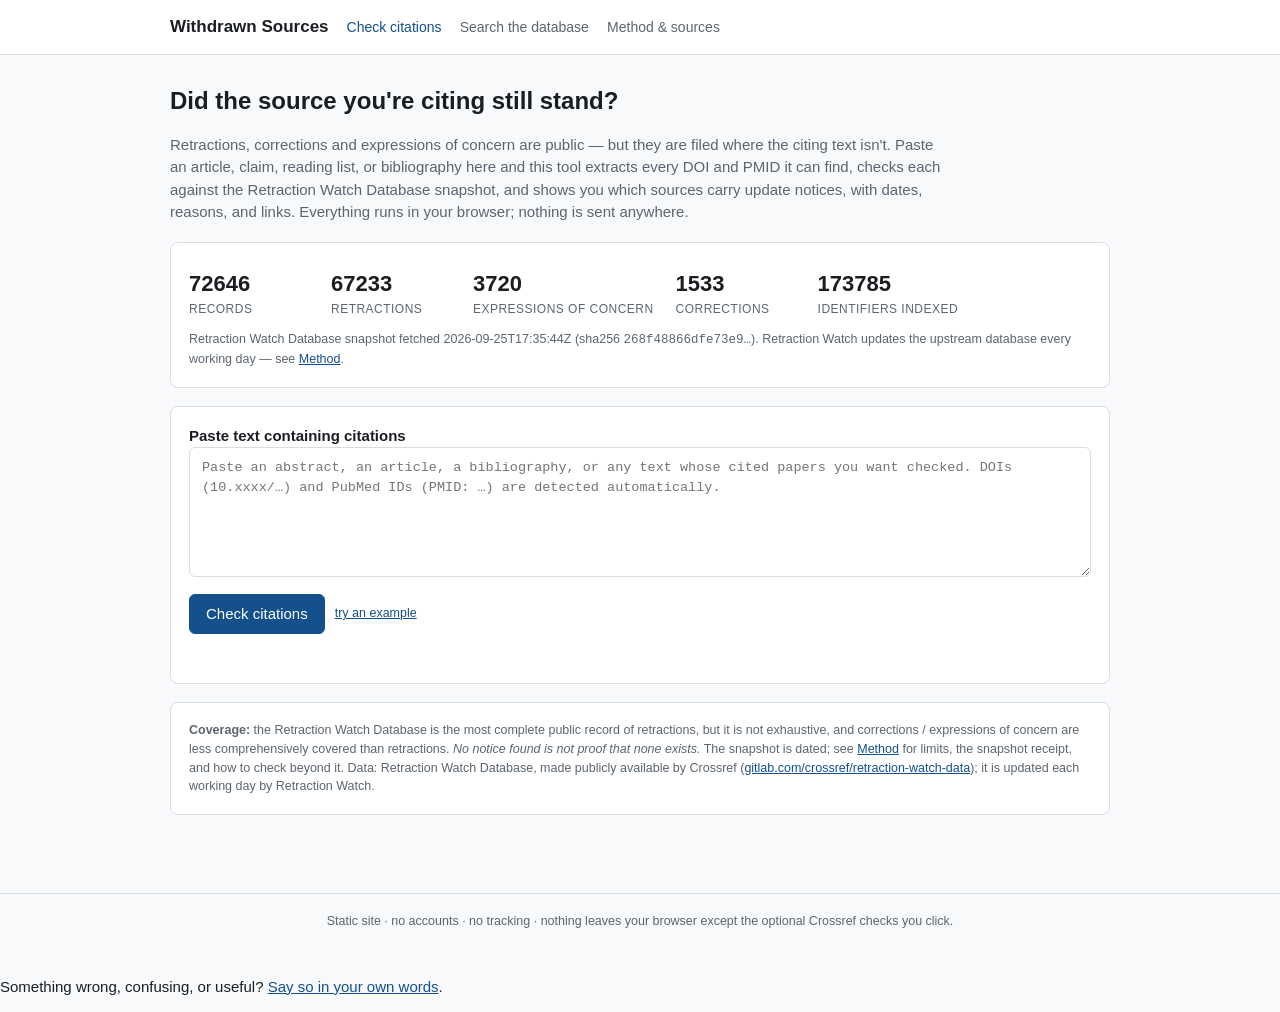
<file: index.html>
<!DOCTYPE html>
<html lang="en">
<head>
<meta charset="utf-8">
<meta name="viewport" content="width=device-width, initial-scale=1">
<title>Withdrawn Sources — check citations against the Retraction Watch Database</title>
<meta name="description" content="Paste any text with citations: see which cited papers carry retraction, expression-of-concern, or correction notices — with dates, reasons, and links. Static, no accounts, source-linked.">
<link rel="stylesheet" href="style.css">
</head>
<body>
<header class="site"><div class="inner">
  <a class="brand" href="index.html">Withdrawn Sources</a>
  <nav>
    <a href="index.html" class="active">Check citations</a>
    <a href="search.html">Search the database</a>
    <a href="method.html">Method &amp; sources</a>
  </nav>
</div></header>
<div class="wrap">
  <h1>Did the source you're citing still stand?</h1>
  <p class="lede">
    Retractions, corrections and expressions of concern are public — but they are filed where the
    citing text isn't. Paste an article, claim, reading list, or bibliography here and this tool
    extracts every DOI and PMID it can find, checks each against the Retraction Watch Database
    snapshot, and shows you which sources carry update notices, with dates, reasons, and links.
    Everything runs in your browser; nothing is sent anywhere.
  </p>

  <div class="card">
    <div class="statgrid" id="stats"></div>
    <p class="small muted" id="snapshotLine" style="margin-bottom:0">Loading snapshot information…</p>
  </div>

  <div class="card">
    <label for="pasteBox"><strong>Paste text containing citations</strong></label>
    <textarea id="pasteBox" placeholder="Paste an abstract, an article, a bibliography, or any text whose cited papers you want checked. DOIs (10.xxxx/…) and PubMed IDs (PMID: …) are detected automatically."></textarea>
    <div class="actions">
      <button id="checkBtn">Check citations</button>
      <a href="#" id="exampleLink" class="small">try an example</a>
    </div>
    <p class="small muted" id="status" style="margin-bottom:0"></p>
  </div>

  <div id="output"></div>

  <div class="card small muted">
    <strong>Coverage:</strong> the Retraction Watch Database is the most complete public record of
    retractions, but it is not exhaustive, and corrections / expressions of concern are less
    comprehensively covered than retractions. <em>No notice found is not proof that none exists.</em>
    The snapshot is dated; see <a href="method.html">Method</a> for limits, the snapshot receipt,
    and how to check beyond it. Data: Retraction Watch Database, made publicly available by Crossref
    (<a href="https://gitlab.com/crossref/retraction-watch-data" target="_blank" rel="noopener">gitlab.com/crossref/retraction-watch-data</a>);
    it is updated each working day by Retraction Watch.
  </div>
</div>
<footer class="site">
  Static site · no accounts · no tracking · nothing leaves your browser except the optional
  Crossref checks you click.
</footer>
<script src="extract.js"></script>
<script src="common.js"></script>
<script src="app.js"></script>
<p class="quest-board-feedback">Something wrong, confusing, or useful? <a href="https://greattombproductions.github.io/quest-board/?project=withdrawn-sources#suggest" target="_blank" rel="noopener">Say so in your own words</a>.</p>
</body>
</html>
</file>
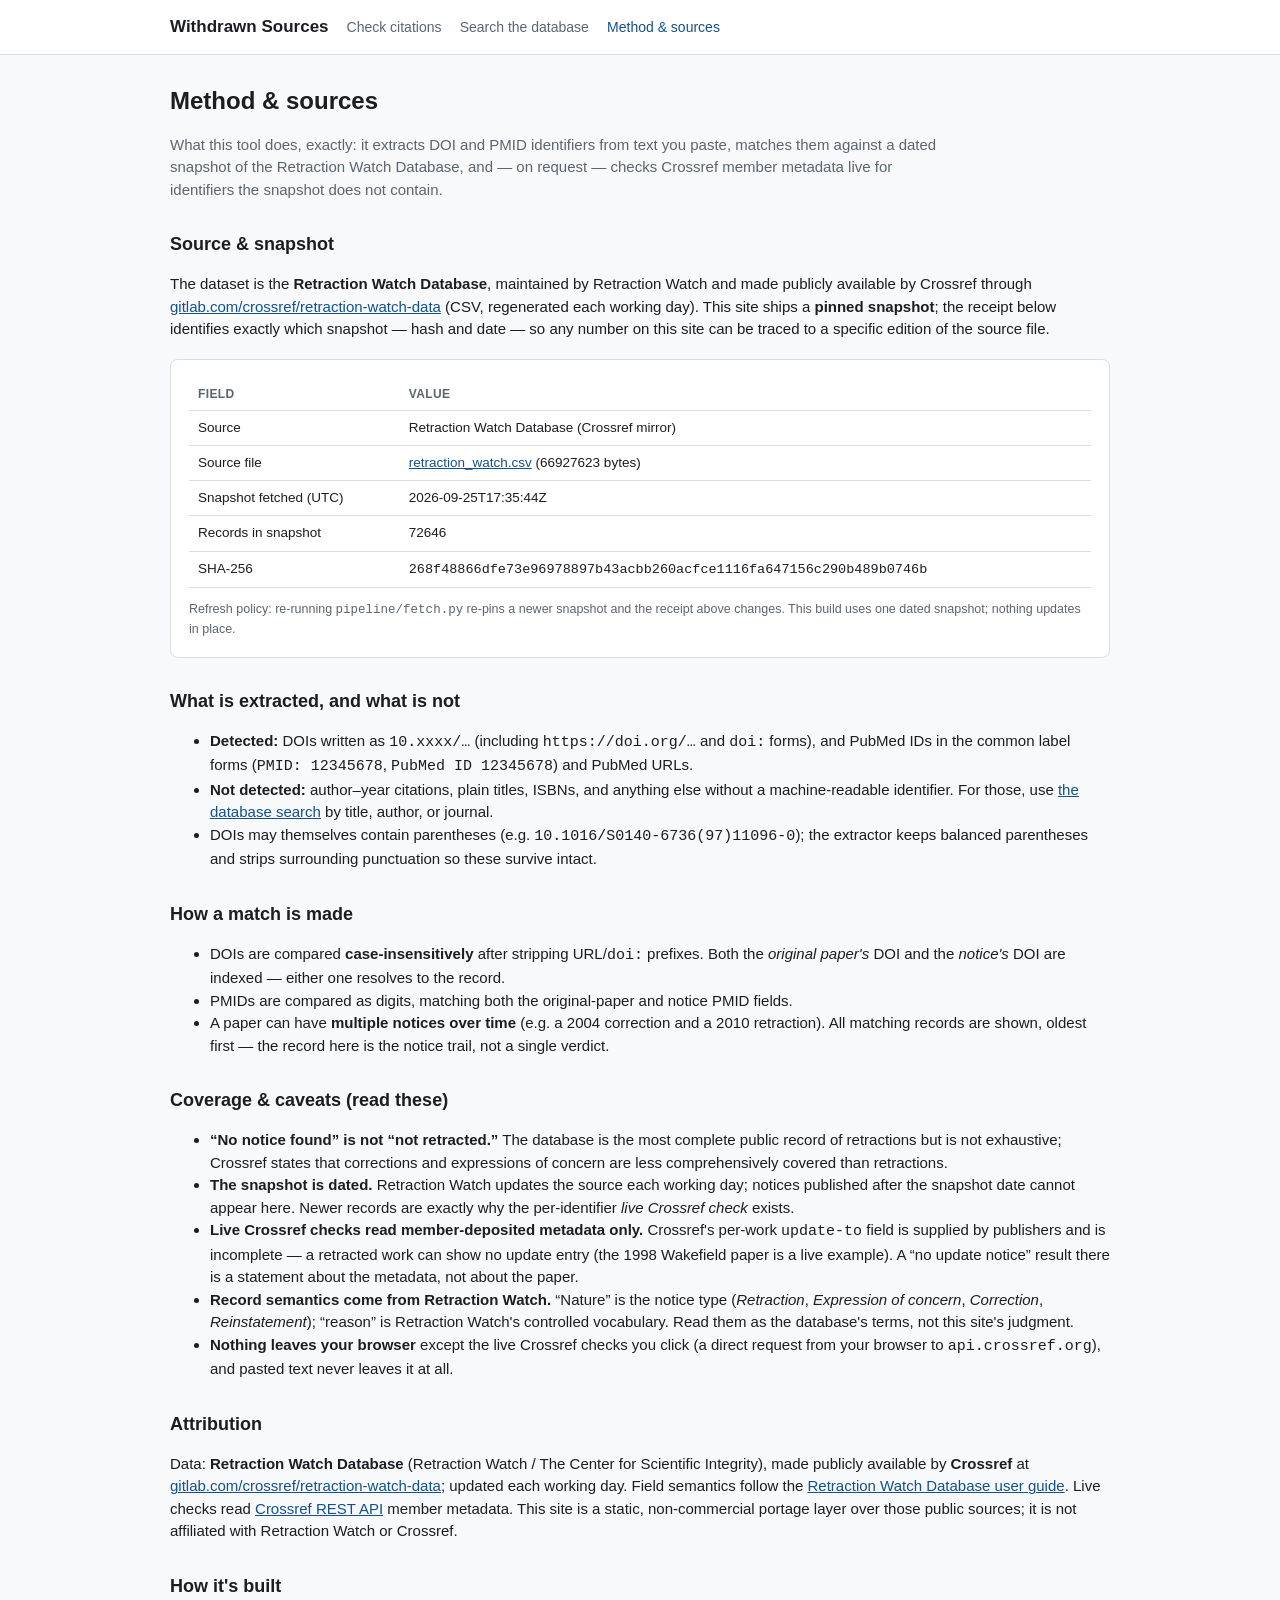
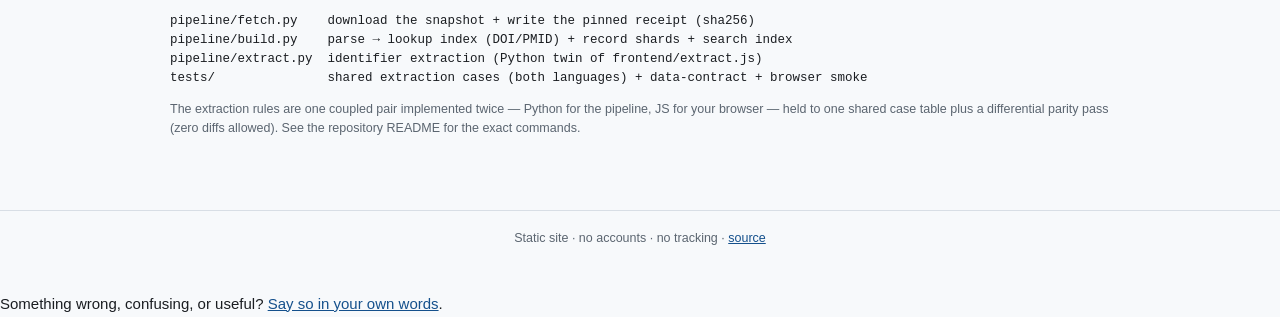
<file: method.html>
<!DOCTYPE html>
<html lang="en">
<head>
<meta charset="utf-8">
<meta name="viewport" content="width=device-width, initial-scale=1">
<title>Method &amp; sources — Withdrawn Sources</title>
<link rel="stylesheet" href="style.css">
</head>
<body>
<header class="site"><div class="inner">
  <a class="brand" href="index.html">Withdrawn Sources</a>
  <nav>
    <a href="index.html">Check citations</a>
    <a href="search.html">Search the database</a>
    <a href="method.html" class="active">Method &amp; sources</a>
  </nav>
</div></header>
<div class="wrap">
  <h1>Method &amp; sources</h1>
  <p class="lede">
    What this tool does, exactly: it extracts DOI and PMID identifiers from text you paste,
    matches them against a dated snapshot of the Retraction Watch Database, and — on request —
    checks Crossref member metadata live for identifiers the snapshot does not contain.
  </p>

  <h2>Source &amp; snapshot</h2>
  <p>
    The dataset is the <strong>Retraction Watch Database</strong>, maintained by Retraction Watch
    and made publicly available by Crossref through
    <a href="https://gitlab.com/crossref/retraction-watch-data" target="_blank" rel="noopener">gitlab.com/crossref/retraction-watch-data</a>
    (CSV, regenerated each working day). This site ships a <strong>pinned snapshot</strong>; the
    receipt below identifies exactly which snapshot — hash and date — so any number on this site
    can be traced to a specific edition of the source file.
  </p>
  <div class="card">
    <table id="receiptsTable">
      <thead><tr><th>Field</th><th>Value</th></tr></thead>
      <tbody><tr><td colspan="2" class="muted">Loading receipt…</td></tr></tbody>
    </table>
    <p class="small muted" style="margin-bottom:0">
      Refresh policy: re-running <code>pipeline/fetch.py</code> re-pins a newer snapshot and the
      receipt above changes. This build uses one dated snapshot; nothing updates in place.
    </p>
  </div>

  <h2>What is extracted, and what is not</h2>
  <ul>
    <li><strong>Detected:</strong> DOIs written as <code>10.xxxx/…</code> (including
      <code>https://doi.org/…</code> and <code>doi:</code> forms), and PubMed IDs in the common
      label forms (<code>PMID: 12345678</code>, <code>PubMed ID 12345678</code>) and PubMed URLs.</li>
    <li><strong>Not detected:</strong> author–year citations, plain titles, ISBNs, and anything
      else without a machine-readable identifier. For those, use
      <a href="search.html">the database search</a> by title, author, or journal.</li>
    <li>DOIs may themselves contain parentheses (e.g. <code>10.1016/S0140-6736(97)11096-0</code>);
      the extractor keeps balanced parentheses and strips surrounding punctuation so these survive
      intact.</li>
  </ul>

  <h2>How a match is made</h2>
  <ul>
    <li>DOIs are compared <strong>case-insensitively</strong> after stripping URL/<code>doi:</code>
      prefixes. Both the <em>original paper's</em> DOI and the <em>notice's</em> DOI are indexed —
      either one resolves to the record.</li>
    <li>PMIDs are compared as digits, matching both the original-paper and notice PMID fields.</li>
    <li>A paper can have <strong>multiple notices over time</strong> (e.g. a 2004 correction and a
      2010 retraction). All matching records are shown, oldest first — the record here is the
      notice trail, not a single verdict.</li>
  </ul>

  <h2>Coverage &amp; caveats (read these)</h2>
  <ul>
    <li><strong>“No notice found” is not “not retracted.”</strong> The database is the most
      complete public record of retractions but is not exhaustive; Crossref states that
      corrections and expressions of concern are less comprehensively covered than retractions.</li>
    <li><strong>The snapshot is dated.</strong> Retraction Watch updates the source each working
      day; notices published after the snapshot date cannot appear here. Newer records are exactly
      why the per-identifier <em>live Crossref check</em> exists.</li>
    <li><strong>Live Crossref checks read member-deposited metadata only.</strong> Crossref's
      per-work <code>update-to</code> field is supplied by publishers and is incomplete — a
      retracted work can show no update entry (the 1998 Wakefield paper is a live example). A
      “no update notice” result there is a statement about the metadata, not about the paper.</li>
    <li><strong>Record semantics come from Retraction Watch.</strong> “Nature” is the notice type
      (<em>Retraction</em>, <em>Expression of concern</em>, <em>Correction</em>,
      <em>Reinstatement</em>); “reason” is Retraction Watch's controlled vocabulary. Read them as
      the database's terms, not this site's judgment.</li>
    <li><strong>Nothing leaves your browser</strong> except the live Crossref checks you click
      (a direct request from your browser to <code>api.crossref.org</code>), and pasted text never
      leaves it at all.</li>
  </ul>

  <h2>Attribution</h2>
  <p>
    Data: <strong>Retraction Watch Database</strong> (Retraction Watch / The Center for Scientific
    Integrity), made publicly available by <strong>Crossref</strong> at
    <a href="https://gitlab.com/crossref/retraction-watch-data" target="_blank" rel="noopener">gitlab.com/crossref/retraction-watch-data</a>;
    updated each working day. Field semantics follow the
    <a href="https://retractionwatch.com/retraction-watch-database-user-guide/" target="_blank" rel="noopener">Retraction Watch Database user guide</a>.
    Live checks read <a href="https://api.crossref.org/" target="_blank" rel="noopener">Crossref REST API</a> member metadata.
    This site is a static, non-commercial portage layer over those public sources; it is not
    affiliated with Retraction Watch or Crossref.
  </p>

  <h2>How it's built</h2>
  <pre class="small">pipeline/fetch.py    download the snapshot + write the pinned receipt (sha256)
pipeline/build.py    parse → lookup index (DOI/PMID) + record shards + search index
pipeline/extract.py  identifier extraction (Python twin of frontend/extract.js)
tests/               shared extraction cases (both languages) + data-contract + browser smoke</pre>
  <p class="small muted">
    The extraction rules are one coupled pair implemented twice — Python for the pipeline, JS for
    your browser — held to one shared case table plus a differential parity pass (zero diffs
    allowed). See the repository README for the exact commands.
  </p>
</div>
<footer class="site">
  Static site · no accounts · no tracking ·
  <a href="https://github.com/GreatTombProductions/withdrawn-sources" target="_blank" rel="noopener">source</a>
</footer>
<script src="common.js"></script>
<script>
(async () => {
  const tbody = document.querySelector('#receiptsTable tbody');
  try {
    const r = await fetch('data/receipts.json');
    const d = await r.json();
    const rows = [
      ['Source', 'Retraction Watch Database (Crossref mirror)'],
      ['Source file', `<a href="${WS.esc(d.source_url)}" target="_blank" rel="noopener">retraction_watch.csv</a> (${WS.esc(String(d.bytes))} bytes)`],
      ['Snapshot fetched (UTC)', WS.esc(d.fetched_at)],
      ['Records in snapshot', WS.esc(String(d.records))],
      ['SHA-256', `<code>${WS.esc(d.sha256)}</code>`],
    ];
    tbody.innerHTML = rows.map(([k, v]) => `<tr><td>${k}</td><td>${v}</td></tr>`).join('');
  } catch (e) {
    tbody.innerHTML = `<tr><td colspan="2">Receipt unavailable (${WS.esc(String(e))})</td></tr>`;
  }
})();
</script>
<p class="quest-board-feedback">Something wrong, confusing, or useful? <a href="https://greattombproductions.github.io/quest-board/?project=withdrawn-sources#suggest" target="_blank" rel="noopener">Say so in your own words</a>.</p>
</body>
</html>
</file>
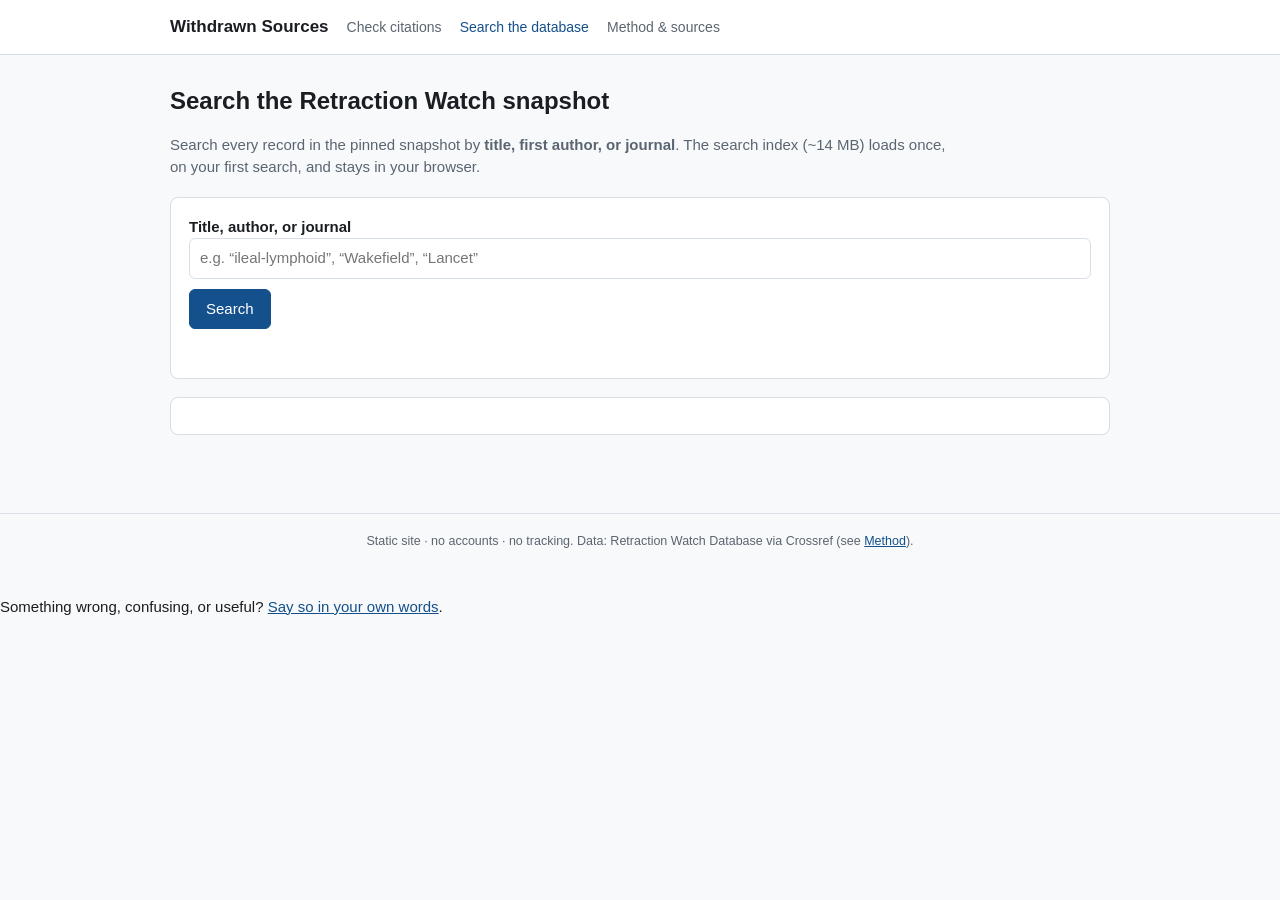
<file: search.html>
<!DOCTYPE html>
<html lang="en">
<head>
<meta charset="utf-8">
<meta name="viewport" content="width=device-width, initial-scale=1">
<title>Search the database — Withdrawn Sources</title>
<link rel="stylesheet" href="style.css">
</head>
<body>
<header class="site"><div class="inner">
  <a class="brand" href="index.html">Withdrawn Sources</a>
  <nav>
    <a href="index.html">Check citations</a>
    <a href="search.html" class="active">Search the database</a>
    <a href="method.html">Method &amp; sources</a>
  </nav>
</div></header>
<div class="wrap">
  <h1>Search the Retraction Watch snapshot</h1>
  <p class="lede">
    Search every record in the pinned snapshot by <strong>title, first author, or journal</strong>.
    The search index (~14 MB) loads once, on your first search, and stays in your browser.
  </p>

  <div class="card">
    <label for="q"><strong>Title, author, or journal</strong></label>
    <input type="text" id="q" placeholder="e.g. “ileal-lymphoid”, “Wakefield”, “Lancet”">
    <div class="actions">
      <button id="searchBtn">Search</button>
    </div>
    <p class="small muted" id="status" style="margin-bottom:0"></p>
  </div>

  <div class="card">
    <div class="reslist" id="list"></div>
    <div id="detail"></div>
  </div>
</div>
<footer class="site">
  Static site · no accounts · no tracking. Data: Retraction Watch Database via Crossref
  (see <a href="method.html">Method</a>).
</footer>
<script src="common.js"></script>
<script src="search.js"></script>
<p class="quest-board-feedback">Something wrong, confusing, or useful? <a href="https://greattombproductions.github.io/quest-board/?project=withdrawn-sources#suggest" target="_blank" rel="noopener">Say so in your own words</a>.</p>
</body>
</html>
</file>
<file: style.css>
:root {
  --ink: #1a1d21;
  --muted: #5b6570;
  --line: #d8dee5;
  --bg: #f7f9fb;
  --card: #ffffff;
  --accent: #14508c;
  --accent-ink: #ffffff;
  --warn: #9a6a00;
  --warn-bg: #fff7e0;
  --ok: #1d6f42;
  --ok-bg: #e8f5ec;
  --bad: #8c2b2b;
  --bad-bg: #fdecec;
  --info-bg: #eef4fd;
}
* { box-sizing: border-box; }
html, body { margin: 0; padding: 0; }
body {
  font: 15px/1.5 -apple-system, BlinkMacSystemFont, "Segoe UI", Roboto, Helvetica, Arial, sans-serif;
  color: var(--ink); background: var(--bg);
}
a { color: var(--accent); }
.wrap { max-width: 980px; margin: 0 auto; padding: 0 20px 60px; }
header.site {
  background: var(--card); border-bottom: 1px solid var(--line);
  margin-bottom: 28px;
}
header.site .inner {
  max-width: 980px; margin: 0 auto; padding: 14px 20px;
  display: flex; align-items: baseline; gap: 18px; flex-wrap: wrap;
}
header.site .brand { font-weight: 700; font-size: 17px; color: var(--ink); text-decoration: none; }
header.site nav a { margin-right: 14px; color: var(--muted); text-decoration: none; font-size: 14px; }
header.site nav a.active, header.site nav a:hover { color: var(--accent); }
h1 { font-size: 24px; margin: 0 0 6px; }
h2 { font-size: 18px; margin: 30px 0 10px; }
h3 { font-size: 15px; margin: 20px 0 8px; }
p.lede { color: var(--muted); max-width: 780px; }
.card { background: var(--card); border: 1px solid var(--line); border-radius: 8px; padding: 18px; margin: 18px 0; }
.muted { color: var(--muted); }
.small { font-size: 12.5px; }
textarea {
  width: 100%; min-height: 130px; font: 13.5px/1.5 ui-monospace, SFMono-Regular, Menlo, Consolas, monospace;
  padding: 10px 12px; border: 1px solid var(--line); border-radius: 6px; resize: vertical; background: #fff;
}
input[type=text] {
  font: inherit; padding: 8px 10px; border: 1px solid var(--line); border-radius: 6px;
  background: #fff; min-width: 220px; width: 100%;
}
button {
  font: inherit; padding: 8px 16px; border-radius: 6px; border: 1px solid var(--accent);
  background: var(--accent); color: var(--accent-ink); cursor: pointer;
}
button.secondary { background: #fff; color: var(--accent); }
button:disabled { opacity: .55; cursor: default; }
.actions { display: flex; gap: 10px; align-items: center; margin-top: 10px; flex-wrap: wrap; }
.badge { display: inline-block; font-size: 11.5px; padding: 2px 8px; border-radius: 10px; border: 1px solid var(--line); background: #fff; margin-right: 4px; white-space: nowrap; }
.badge.retraction { background: var(--bad-bg); border-color: #f0c9c9; color: var(--bad); }
.badge.eoc { background: var(--warn-bg); border-color: #eeda9f; color: var(--warn); }
.badge.correction { background: var(--info-bg); border-color: #c9dcf5; color: var(--accent); }
.badge.reinstatement { background: var(--ok-bg); border-color: #bfe3cb; color: var(--ok); }
.badge.none { background: #eef1f5; color: var(--muted); }
.result { border: 1px solid var(--line); border-radius: 8px; padding: 14px 16px; margin: 12px 0; background: var(--card); }
.result.flag { border-left: 4px solid var(--bad); }
.result.clear { border-left: 4px solid var(--ok); }
.result.unknown { border-left: 4px solid var(--muted); }
.result .idline { font-family: ui-monospace, SFMono-Regular, Menlo, Consolas, monospace; font-size: 12.5px; color: var(--muted); }
.result .title { font-weight: 600; margin: 4px 0; }
.result .meta { font-size: 13px; color: var(--muted); margin: 2px 0; }
.chips { margin: 6px 0; }
.chip { display: inline-block; font-size: 12px; background: #f1f4f8; border: 1px solid var(--line); border-radius: 12px; padding: 1px 9px; margin: 2px 4px 2px 0; color: var(--ink); }
.summary { font-size: 15px; }
.summary strong { font-size: 17px; }
.statgrid { display: flex; gap: 22px; flex-wrap: wrap; margin: 6px 0 0; }
.stat { min-width: 120px; }
.stat .n { font-size: 22px; font-weight: 700; }
.stat .l { font-size: 12px; color: var(--muted); text-transform: uppercase; letter-spacing: .04em; }
.note { background: var(--warn-bg); border: 1px solid #eeda9f; border-radius: 6px; padding: 10px 12px; font-size: 13px; margin: 12px 0; }
.note.bad { background: var(--bad-bg); border-color: #f0c9c9; }
.note.ok { background: var(--ok-bg); border-color: #bfe3cb; }
table { border-collapse: collapse; width: 100%; font-size: 13.5px; }
th, td { text-align: left; padding: 7px 9px; border-bottom: 1px solid var(--line); vertical-align: top; }
th { font-size: 12px; text-transform: uppercase; letter-spacing: .03em; color: var(--muted); font-weight: 600; }
td.num, th.num { text-align: right; font-variant-numeric: tabular-nums; }
.reslist .row { padding: 9px 4px; border-bottom: 1px solid var(--line); cursor: pointer; }
.reslist .row:hover { background: #f2f6fa; }
.reslist .row .t { font-weight: 600; }
.reslist .row .m { font-size: 12.5px; color: var(--muted); }
#status { font-size: 13px; color: var(--muted); min-height: 18px; }
.spinner { display: inline-block; width: 12px; height: 12px; border: 2px solid var(--line); border-top-color: var(--accent); border-radius: 50%; animation: spin 0.8s linear infinite; vertical-align: -2px; margin-right: 6px; }
@keyframes spin { to { transform: rotate(360deg); } }
footer.site { border-top: 1px solid var(--line); color: var(--muted); font-size: 12.5px; padding: 18px 20px 30px; text-align: center; }
.vh { position: absolute; left: -9999px; }
</file>
